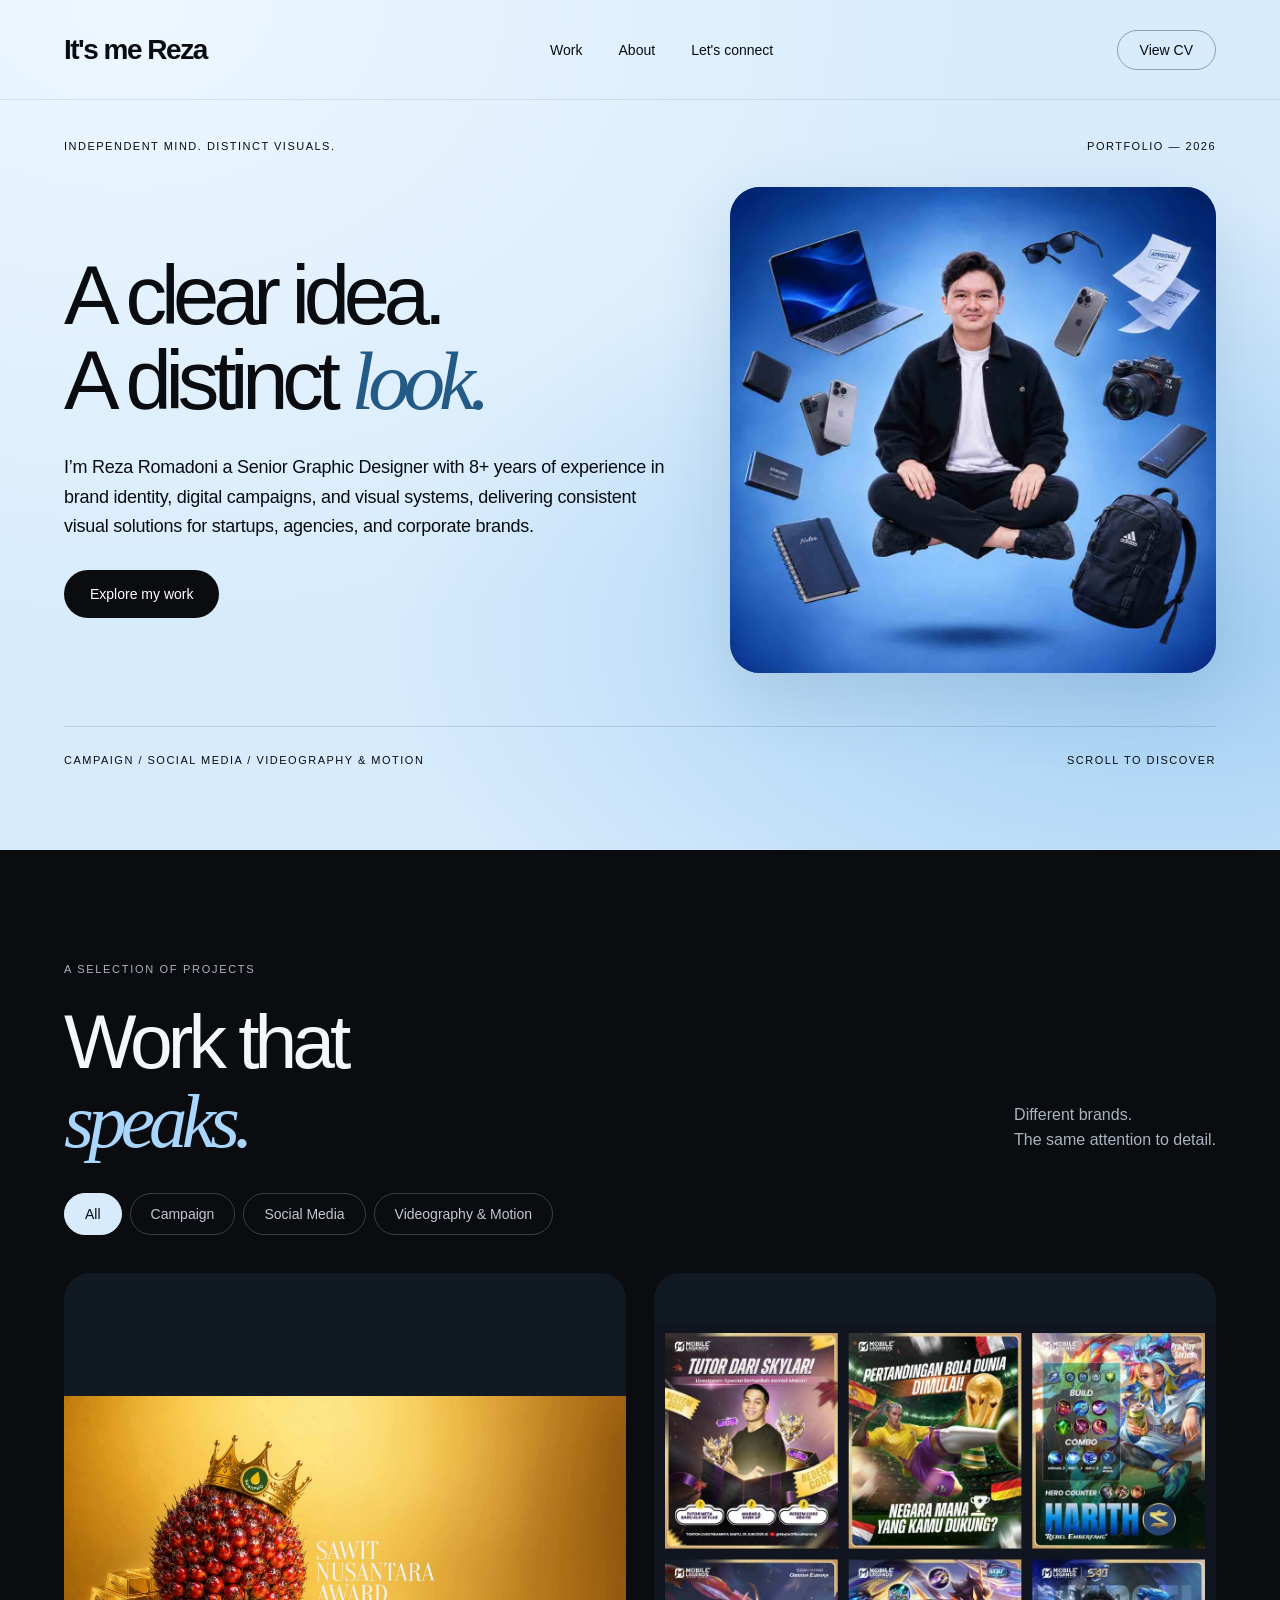
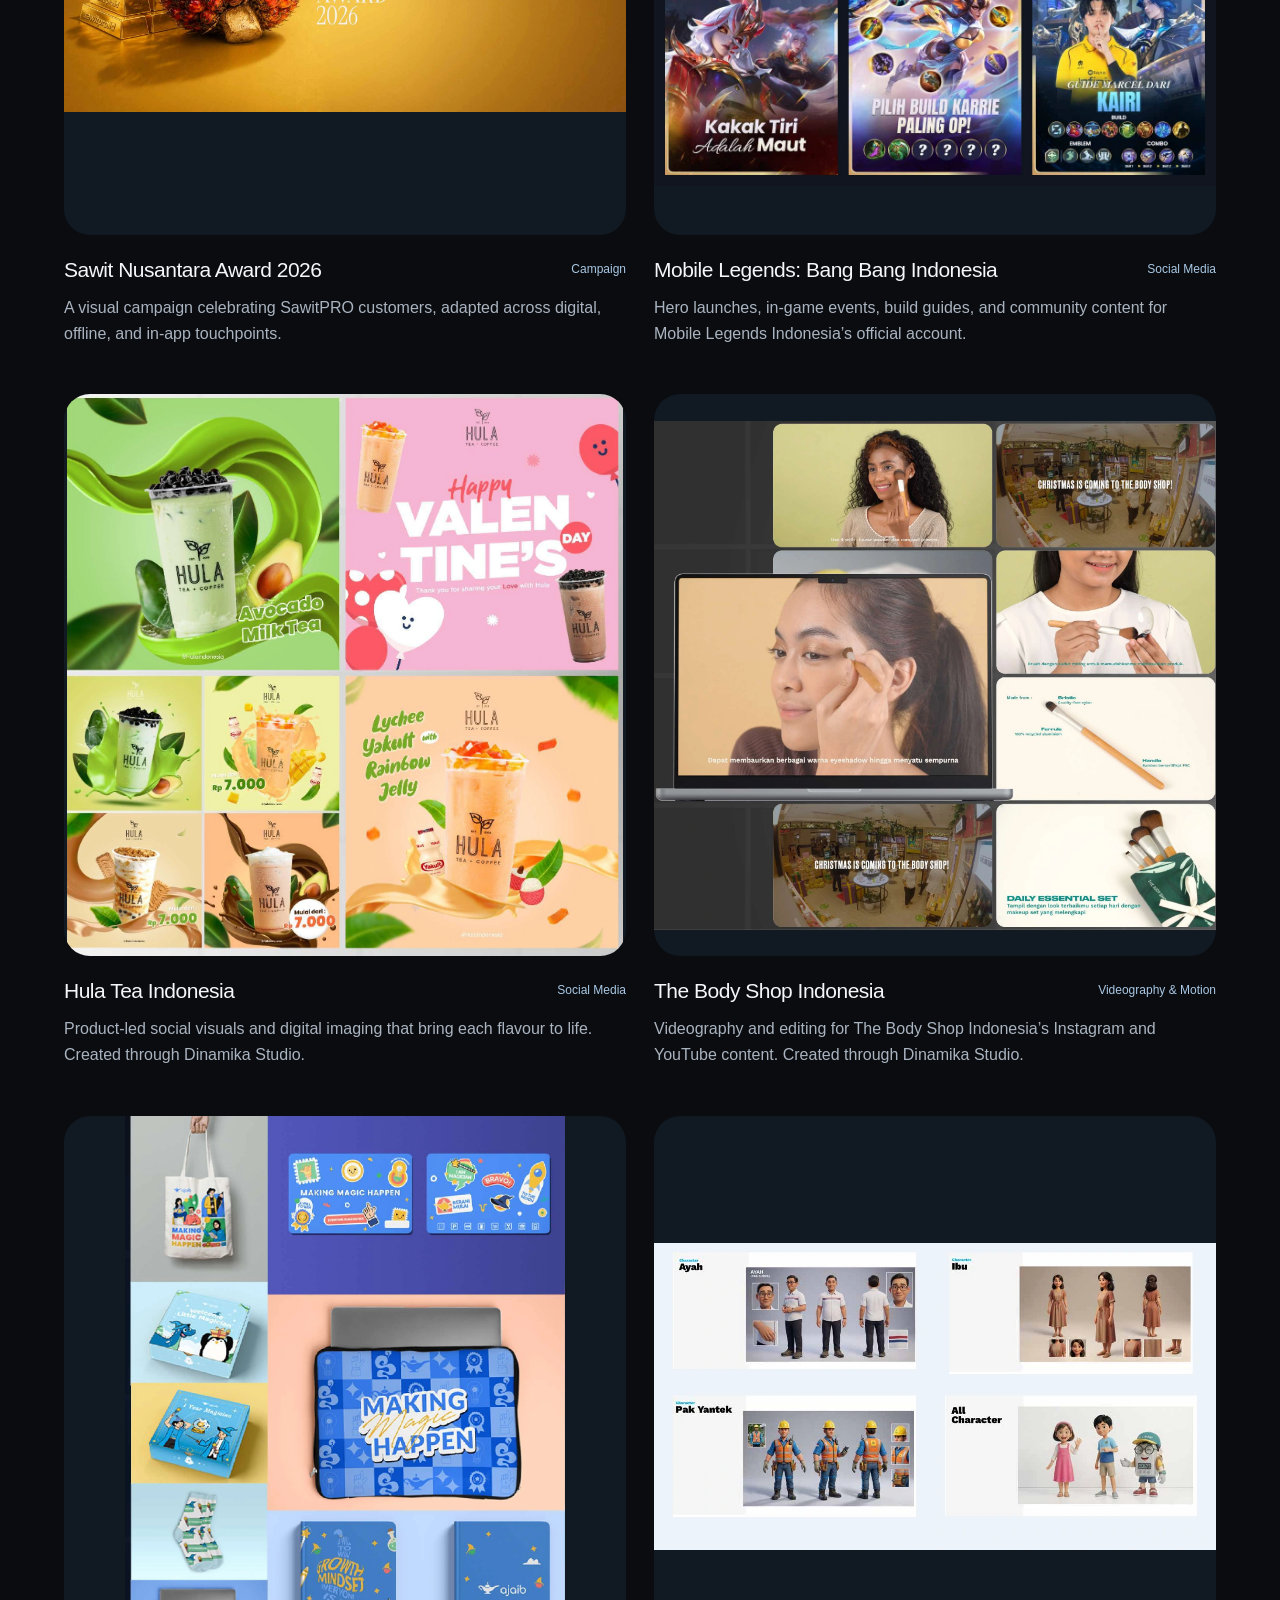
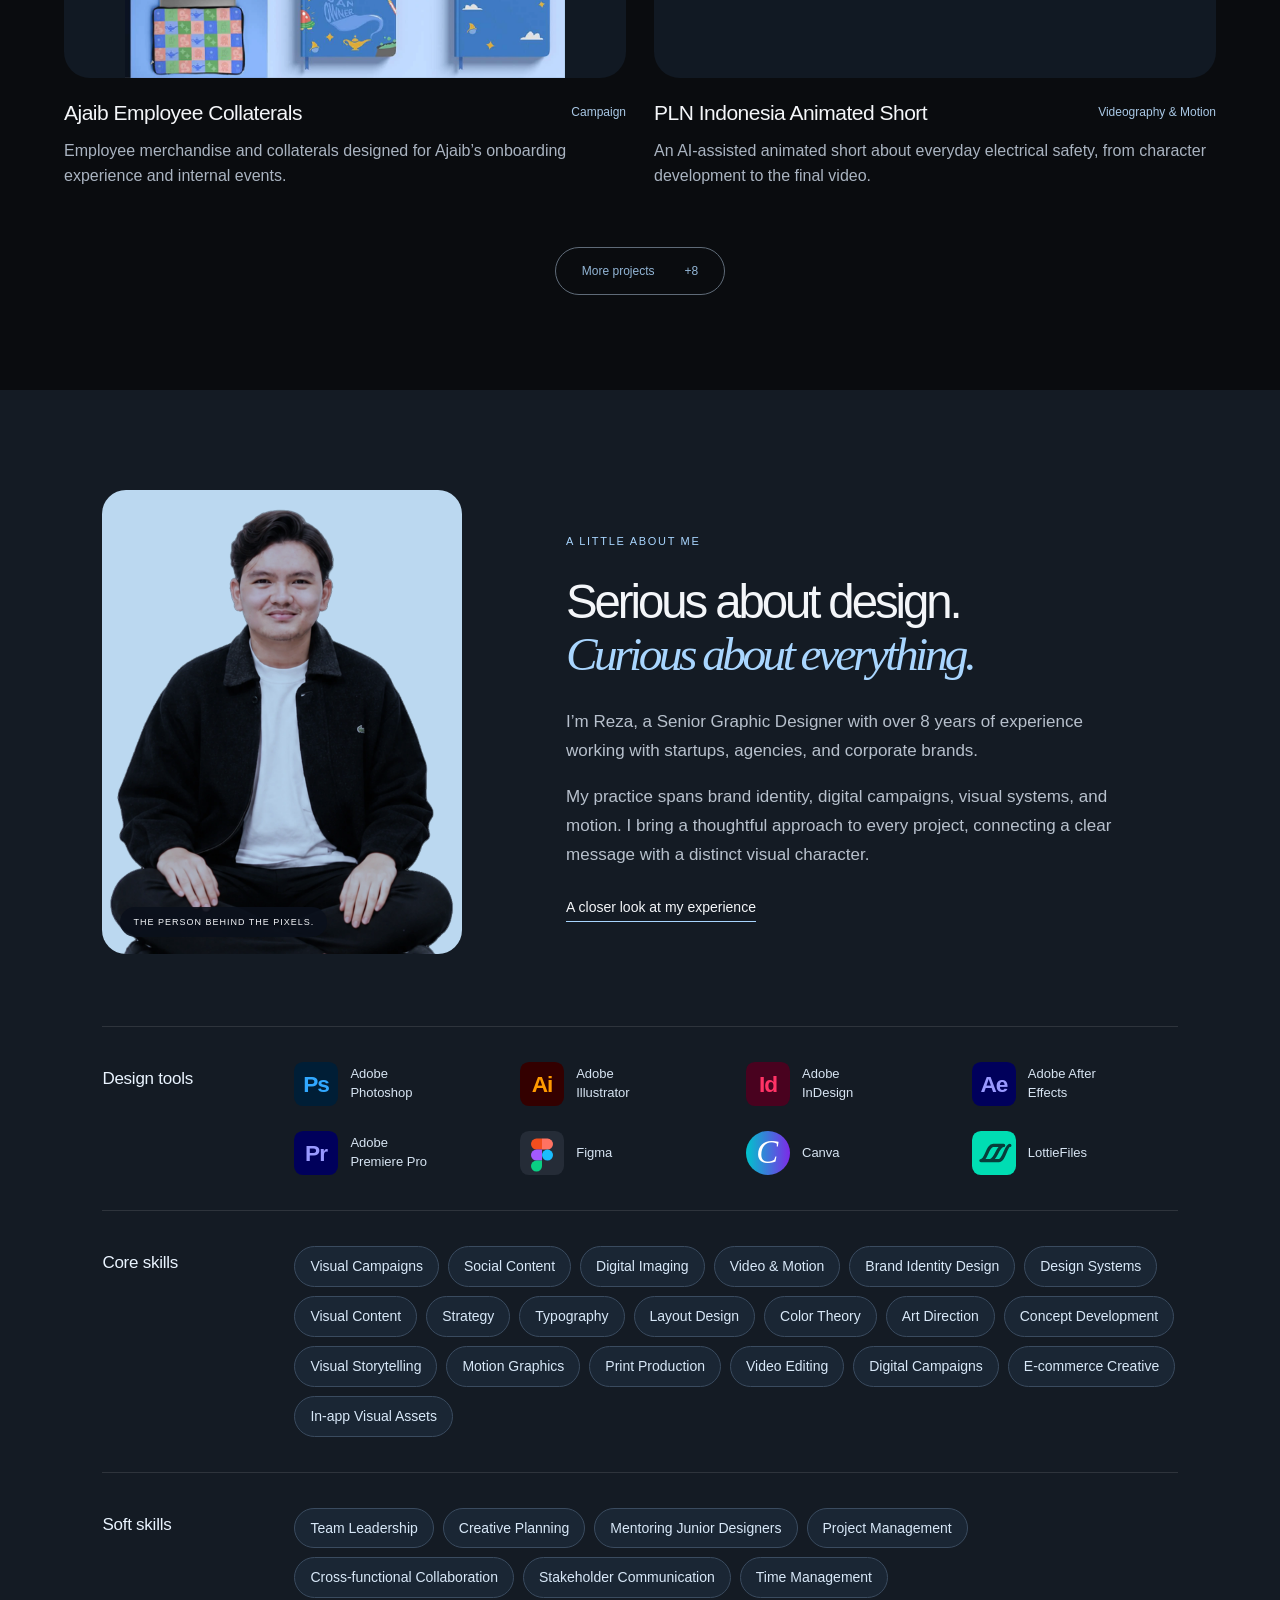
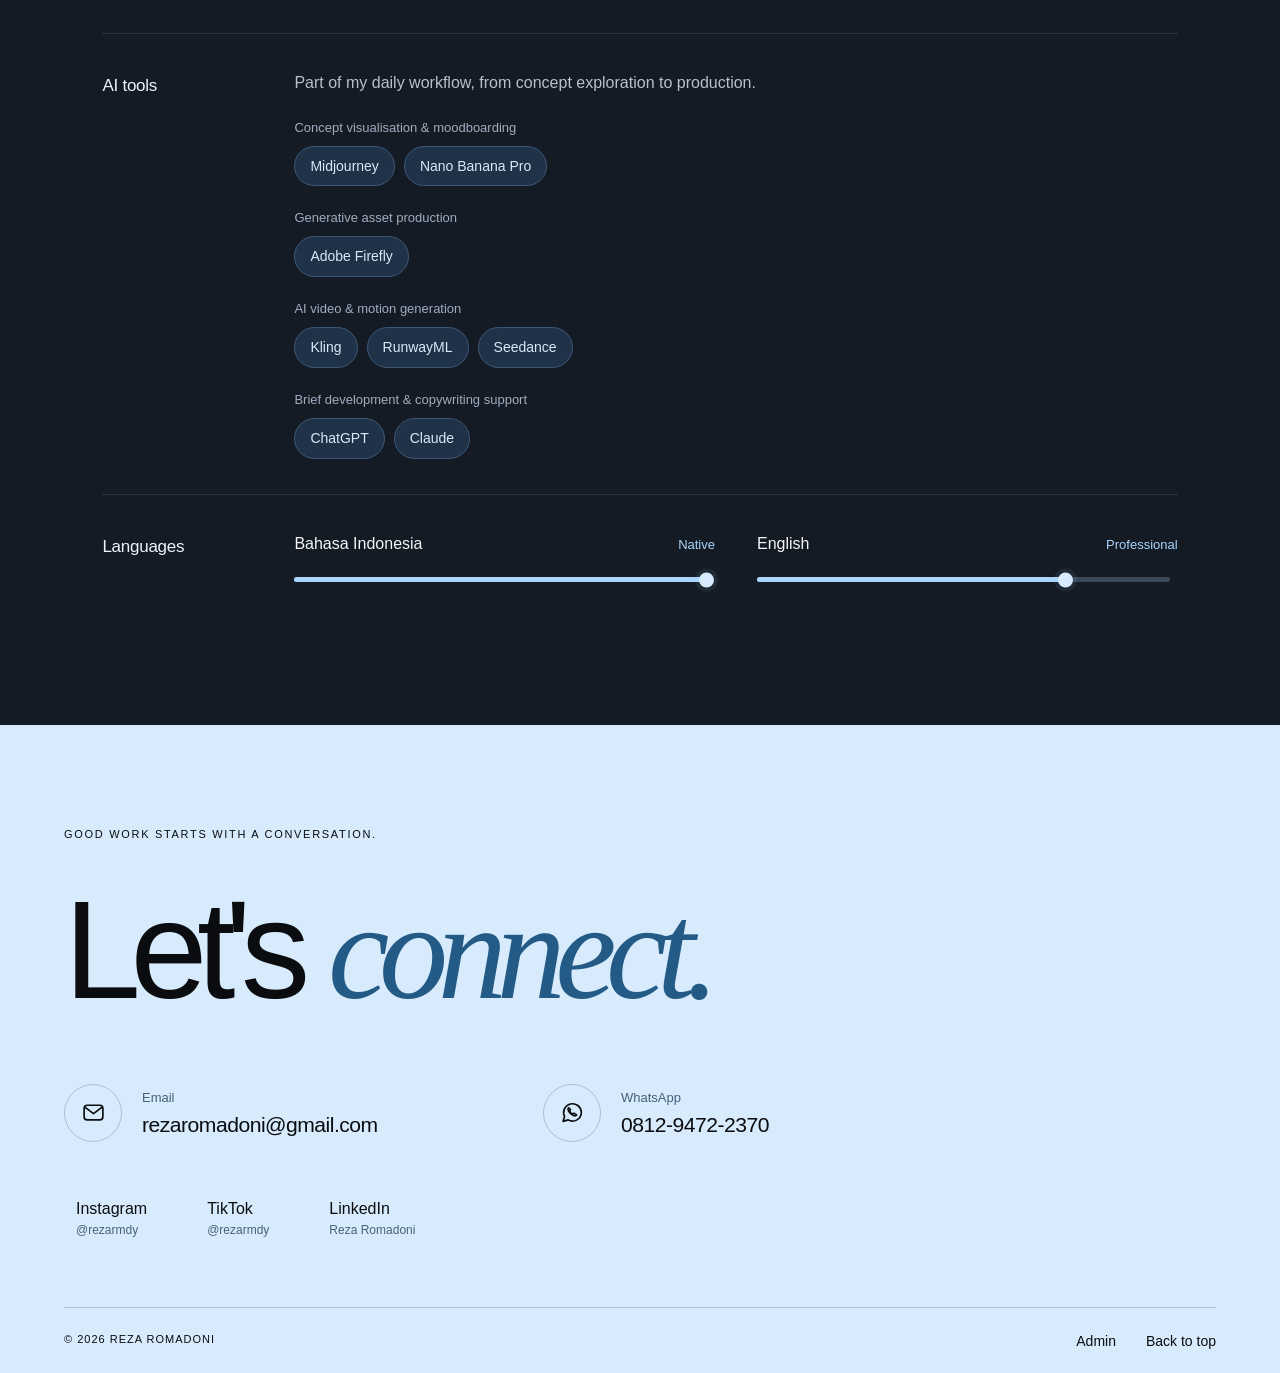
<file: index.html>
<!doctype html>
<html lang="en"><head><meta charset="UTF-8"><meta name="viewport" content="width=device-width,initial-scale=1"><meta name="theme-color" content="#d7ebfc"><meta name="description" content="Reza Romadoni. Senior Graphic Designer with 8+ years of experience in brand identity, digital campaigns, and visual systems."><title>Reza Romadoni — Design with character.</title><link rel="stylesheet" href="/style.css?v=3"></head><body>
<header class="nav"><a class="wordmark" href="#home" aria-label="Reza Romadoni home" data-bind="brand">It's me Reza</a><nav aria-label="Main navigation"><a href="#work" data-bind="navigation.work">Work</a><a href="#about" data-bind="navigation.about">About</a><a href="#contact" data-bind="navigation.contact">Let's connect</a></nav><a class="cv" data-cv href="/assets/Reza-Romadoni-CV.pdf" target="_blank" rel="noopener" data-bind="cv.label">View CV</a></header>
<main><section class="hero" id="home"><div class="hero-top"><span data-bind="hero.eyebrow">INDEPENDENT MIND. DISTINCT VISUALS.</span><span data-bind="hero.edition">PORTFOLIO — 2026</span></div><div class="hero-layout"><div class="hero-copy"><h1><span class="line"><span data-bind="hero.line1">A clear idea.</span></span><span class="line"><span><span data-bind="hero.line2">A distinct</span> <em data-bind="hero.accent">look.</em></span></span></h1><div class="intro"><p data-bind="hero.description">I’m Reza Romadoni a Senior Graphic Designer with 8+ years of experience in brand identity, digital campaigns, and visual systems, delivering consistent visual solutions for startups, agencies, and corporate brands.</p><a class="pill dark" href="#work" data-bind="hero.button">Explore my work</a></div></div><figure class="hero-photo"><img id="hero-photo" src="/assets/reza-fly-1k.webp" width="1080" height="1080" alt="Reza Romadoni surrounded by his creative tools" fetchpriority="high"></figure></div><div class="hero-foot"><span data-bind="hero.footerLeft">CAMPAIGN / SOCIAL MEDIA / VIDEOGRAPHY & MOTION</span><span data-bind="hero.footerRight">SCROLL TO DISCOVER</span></div></section>
<section class="work-section" id="work"><div class="section-heading"><div><p class="eyebrow" data-bind="work.eyebrow">A SELECTION OF PROJECTS</p><h2><span data-bind="work.line1">Work that</span><br><em data-bind="work.accent">speaks.</em></h2></div><div class="work-aside"><p data-bind="work.description">Different brands.&#10;The same attention to detail.</p></div></div><div class="filters" role="group" aria-label="Filter projects"><button class="active" data-filter="All" aria-pressed="true" data-bind="labels.all">All</button><button data-filter="Campaign" aria-pressed="false">Campaign</button><button data-filter="Social Media" aria-pressed="false">Social Media</button><button data-filter="Videography & Motion" aria-pressed="false">Videography & Motion</button></div><div class="project-grid" id="projects"><p class="content-status" role="status">Loading projects…</p></div><div class="more-wrap"><button class="pill outline" id="more" hidden><span data-bind="labels.more">More projects</span><span id="more-count"></span></button></div></section>
<section class="about" id="about"><div class="portrait"><img id="about-photo" src="/assets/reza-portrait-1k.webp" width="1080" height="1392" alt="Reza Romadoni" loading="lazy"><span data-bind="about.photoCaption">THE PERSON BEHIND THE PIXELS.</span></div><div class="about-copy"><p class="eyebrow" data-bind="about.eyebrow">A LITTLE ABOUT ME</p><h2><span data-bind="about.line1">Serious about design.</span><br><em data-bind="about.accent">Curious about everything.</em></h2><div id="about-paragraphs"><p>I’m Reza, a Senior Graphic Designer with over 8 years of experience working with startups, agencies, and corporate brands.</p></div><a class="text-link" data-cv href="/assets/Reza-Romadoni-CV.pdf" target="_blank" rel="noopener" data-bind="about.experienceLinkLabel">A closer look at my experience</a></div><div class="capabilities"><section class="capability-group" aria-labelledby="tools-title"><h3 id="tools-title" data-bind="labels.tools">Design tools</h3><div class="tools-grid" id="design-tools"></div></section><section class="capability-group" aria-labelledby="core-title"><h3 id="core-title" data-bind="labels.core">Core skills</h3><div class="skills" id="core-skills"></div></section><section class="capability-group" aria-labelledby="soft-title"><h3 id="soft-title" data-bind="labels.soft">Soft skills</h3><div class="skills" id="soft-skills"></div></section><section class="capability-group" aria-labelledby="ai-title"><h3 id="ai-title" data-bind="labels.ai">AI tools</h3><p class="group-intro" data-bind="aiIntro">Part of my daily workflow, from concept exploration to production.</p><div id="ai-tools"></div></section><section class="capability-group languages" aria-labelledby="languages-title"><h3 id="languages-title" data-bind="labels.languages">Languages</h3><div class="language-grid" id="languages"></div></section></div></section>
<footer id="contact"><p class="eyebrow" data-bind="contact.eyebrow">GOOD WORK STARTS WITH A CONVERSATION.</p><h2 class="contact-title"><span data-bind="contact.line1">Let's</span> <em data-bind="contact.accent">connect.</em></h2><div class="contact-grid"><a class="contact-item" id="email-link" href="mailto:rezaromadoni@gmail.com"><span class="contact-icon" data-icon="email"></span><span><span class="contact-label" data-bind="contact.emailLabel">Email</span><span class="contact-value" data-bind="contact.email">rezaromadoni@gmail.com</span></span></a><a class="contact-item" id="whatsapp-link" href="https://wa.me/6281294722370" target="_blank" rel="noopener noreferrer"><span class="contact-icon" data-icon="whatsapp"></span><span><span class="contact-label" data-bind="contact.whatsappLabel">WhatsApp</span><span class="contact-value" data-bind="contact.whatsappDisplay">0812-9472-2370</span></span></a></div><div class="social-links" id="social-links" aria-label="Social media"></div><div class="footer-bottom"><span data-bind="contact.copyright">© 2026 REZA ROMADONI</span><div class="footer-links"><a href="/admin/" data-bind="labels.admin">Admin</a><a href="#home" data-bind="labels.backToTop">Back to top</a></div></div></footer></main>
<dialog id="project-dialog" aria-labelledby="dialog-title"><button class="close" aria-label="Close project"><span data-bind="labels.close">Close</span><span>×</span></button><div class="dialog-intro"><p class="eyebrow" id="dialog-category"></p><h2 id="dialog-title"></h2><p id="dialog-description"></p><p id="dialog-role"></p></div><div id="dialog-gallery"></div></dialog><script src="/app.js?v=3" defer></script></body></html>
</file>
<file: style.css>
:root{--sky:#d7ebfc;--ink:#0a0c0f;--muted:#aab4c1}*{box-sizing:border-box}html{scroll-behavior:smooth;scroll-padding-top:55px}body{margin:0;background:var(--ink);color:#f4f6f9;font-family:Arial,Helvetica,sans-serif;-webkit-font-smoothing:antialiased}a{color:inherit;text-decoration:none}button{font:inherit;cursor:pointer;color:inherit}button,a{-webkit-tap-highlight-color:transparent}button:focus-visible,a:focus-visible{outline:3px solid #429bff;outline-offset:6px}em{font-family:Georgia,'Times New Roman',serif;font-weight:400;letter-spacing:-.075em}img{display:block;width:100%}[hidden]{display:none!important}
.nav{position:absolute;inset:0 0 auto;height:100px;z-index:5;color:var(--ink);display:flex;align-items:center;justify-content:space-between;padding:0 5%;border-bottom:1px solid #172b421c}.wordmark{font-size:42px;font-weight:800;letter-spacing:-4px}.wordmark span{font-size:20px;letter-spacing:0;margin-left:6px;color:#2b608c}.nav nav{display:flex;gap:36px;font-size:14px}.nav nav a{padding:12px 0}.cv{border:1px solid #0a0c0f55;border-radius:30px;padding:11px 22px;font-size:14px}
.hero{min-height:850px;position:relative;padding:140px 5% 0;color:var(--ink);overflow:hidden;background:radial-gradient(ellipse at 92% 75%,#a1cef3 0,transparent 48%),radial-gradient(ellipse at 10% 0,#edf7ff 0,transparent 55%),var(--sky)}.hero-top,.hero-foot{display:flex;justify-content:space-between;font-size:11px;letter-spacing:1.5px;gap:20px}.hero h1{font-size:clamp(76px,9.2vw,148px);font-weight:500;line-height:.98;letter-spacing:-.075em;margin:58px 0 37px}.hero h1 em{color:#245b86}.line{display:block;overflow:hidden;padding-bottom:.1em;margin-bottom:-.1em}.line>span{display:block;animation:reveal 1s cubic-bezier(.2,.7,.2,1) both}.line:nth-child(2)>span{animation-delay:.12s}.intro{max-width:800px}.intro p{font-size:20px;line-height:1.65;margin:0 0 28px;letter-spacing:-.25px}.pill{display:inline-flex;align-items:center;justify-content:center;padding:16px 26px;border-radius:40px;font-size:14px;transition:transform .25s,background .25s}.pill:hover{transform:translateY(-3px)}.dark{background:var(--ink);color:white}.hero-foot{padding:27px 0;margin-top:66px;border-top:1px solid #172b4225}.eyebrow{font-size:11px;letter-spacing:1.7px;font-weight:500;line-height:1.5}
.work-section{padding:100px 5% 95px}.section-heading{display:flex;justify-content:space-between;align-items:end;margin-bottom:32px}.section-heading .eyebrow{color:var(--muted);margin-bottom:24px}h2{font-size:clamp(44px,6vw,86px);font-weight:400;line-height:1.03;letter-spacing:-.065em;margin:0}h2 em{color:#a9d6ff}.work-aside p{font-size:16px;line-height:1.6;color:var(--muted);margin:0 0 8px}.filters{display:flex;flex-wrap:wrap;gap:8px;margin-bottom:38px}.filters button{border:1px solid #373f49;background:transparent;border-radius:30px;padding:12px 20px;font-size:14px;color:#c0c8d3;transition:.2s}.filters .active,.filters button:hover{background:#d7ebfc;color:#080b10;border-color:#d7ebfc}.project-grid{display:grid;grid-template-columns:repeat(2,minmax(0,1fr));gap:48px 28px}.project{display:block;border:0;text-align:left;background:transparent;padding:0;min-width:0}.project-media{overflow:hidden;border-radius:26px;background:#141922;aspect-ratio:1;position:relative;isolation:isolate}.project img{height:100%;object-fit:cover;transition:transform .65s cubic-bezier(.2,.7,.2,1)}.project[data-project="0"] img{object-position:36% center}.project:hover img{transform:scale(1.035)}.view-label{position:absolute;bottom:20px;right:20px;background:#ffffffed;color:#111;border-radius:30px;padding:12px 19px;font-size:14px;opacity:0;transform:translateY(10px);transition:.25s}.project:hover .view-label,.project:focus-visible .view-label{opacity:1;transform:none}.project-meta{display:flex;justify-content:space-between;gap:18px;align-items:start;padding-top:22px}.project h3{font-size:21px;line-height:1.25;letter-spacing:-.5px;font-weight:400;margin:0}.project .category{font-size:12px;line-height:1.4;color:#a9c8e5;white-space:nowrap;padding-top:4px}.project-caption{color:var(--muted);font-size:16px;line-height:1.6;max-width:570px;margin:12px 0 0}.more-wrap{text-align:center;margin-top:58px}.outline{border:1px solid #5f6b78;background:transparent;color:#d7ebfc;gap:30px}.outline span{color:#93b6d6;font-size:12px}
.about{background:#141b24;display:grid;grid-template-columns:.75fr 1.25fr;gap:72px 9%;padding:100px 8%;align-items:center}.portrait{position:relative;background:#bbd8f0;border-radius:24px;overflow:hidden;max-width:360px}.portrait img{mix-blend-mode:multiply;aspect-ratio:.85;object-fit:cover;object-position:50% 20%}.portrait>span{position:absolute;bottom:17px;left:18px;background:#0b111ce0;border-radius:20px;padding:10px 13px;font-size:9px;letter-spacing:1px}.about h2{font-size:clamp(34px,3.7vw,56px);margin:26px 0 28px;line-height:1.1}.about-copy>p:not(.eyebrow){font-size:17px;line-height:1.7;color:#b7c0cc;max-width:560px}.about .eyebrow{color:#a9d6ff}.text-link{display:inline-block;border-bottom:1px solid #a9d6ff;padding-bottom:6px;font-size:14px;margin-top:12px}.capabilities{grid-column:1/-1;min-width:0}.capability-group{border-top:1px solid #ffffff1c;padding:35px 0;display:grid;grid-template-columns:170px minmax(0,1fr);gap:10px 22px;align-items:start}.capability-group h3{font-size:17px;font-weight:400;letter-spacing:-.25px;margin:6px 0;color:#eaf4ff;line-height:1.3}.tools-grid{display:grid;grid-template-columns:repeat(4,minmax(0,1fr));gap:25px 20px}.tool{display:flex;align-items:center;gap:12px}.tool img{width:44px;height:44px;flex-shrink:0}.tool span{font-size:13px;line-height:1.45;color:#d7e4f2;max-width:90px}.skills{display:flex;flex-wrap:wrap;gap:9px}.skills span{border:1px solid #3a4b5f;background:#1a2634;border-radius:30px;color:#d8e8f8;padding:10px 15px;font-size:14px;line-height:1.35}.group-intro{grid-column:2;margin:0 0 13px;font-size:16px;color:#b7c0cc;line-height:1.7}#ai-tools{grid-column:2}.ai-row{margin-bottom:24px}.ai-row:last-child{margin-bottom:0}.ai-row>p{margin:0 0 11px;font-size:13px;color:#9fadc0}.ai-row .skills span{background:#203248;border-color:#3d5877}.language-grid{display:grid;grid-template-columns:1fr 1fr;gap:42px}.language-label{display:flex;justify-content:space-between;align-items:baseline;gap:12px;margin:5px 0 24px;font-size:16px}.language-label>span:last-child{font-size:13px;color:#a9d6ff}.language-bar{height:5px;border-radius:12px;background:#3b485a;position:relative;margin:0 8px 8px 0}.language-fill{position:relative;height:100%;width:var(--level);border-radius:12px;background:#a9d6ff}.language-fill:after{content:"";position:absolute;right:-7px;top:50%;transform:translateY(-50%);width:15px;height:15px;background:#d7ebfc;border-radius:50%;box-shadow:0 0 0 4px #a9d6ff14}
footer{padding:90px 5% 24px;background:var(--sky);color:var(--ink)}footer>.eyebrow{margin-bottom:35px}.contact-title{font-size:clamp(60px,10.8vw,170px);letter-spacing:-.075em;line-height:1.05;display:block;margin:0 0 60px}.contact-title em{color:#245b86}.contact-grid{display:grid;grid-template-columns:1fr 1fr;gap:28px;max-width:930px}.contact-item{display:flex;gap:20px;align-items:center;min-width:0}.contact-icon{display:grid;place-items:center;border:1px solid #23466240;width:58px;height:58px;flex-shrink:0;border-radius:50%;transition:background .25s,transform .25s}.contact-item:hover .contact-icon{background:#b9daf6;transform:rotate(-8deg)}[data-icon] svg{display:block;width:25px;height:25px}.contact-label{display:block;font-size:13px;line-height:1.5;color:#47617a;margin-bottom:5px}.contact-value{display:block;font-size:clamp(16px,1.65vw,24px);letter-spacing:-.5px;overflow-wrap:anywhere}.social-links{display:flex;flex-wrap:wrap;gap:20px 48px;margin-top:48px}.social-links a{display:flex;align-items:center;gap:12px;padding:10px 0}.social-links a>span:last-child{font-size:16px}.social-links small{display:block;font-size:12px;color:#47617a;margin-top:5px}.social-links a:hover>span:last-child{text-decoration:underline;text-underline-offset:5px}.footer-bottom{border-top:1px solid #172b4235;margin-top:60px;padding-top:25px;display:flex;justify-content:space-between;gap:20px;font-size:14px}.footer-bottom span{font-size:11px;letter-spacing:1px}
dialog{border:0;background:#10161f;color:white;padding:0;width:min(1100px,94vw);max-height:93vh;border-radius:22px}dialog::backdrop{background:#030a12b8;backdrop-filter:blur(10px)}.close{position:sticky;top:18px;float:right;margin:18px 22px 0;background:#d7ebfc;color:#111;border:0;border-radius:30px;padding:11px 18px;z-index:4;font-size:14px;display:flex;gap:22px;align-items:center}.close span{font-size:22px;line-height:16px}.dialog-intro{padding:65px 6% 35px}.dialog-intro .eyebrow{color:#a9d6ff}.dialog-intro h2{font-size:clamp(32px,4vw,57px);margin:20px 0}.dialog-intro>p:not(.eyebrow){font-size:17px;line-height:1.65;max-width:660px;color:#c4d0de}#dialog-role{font-size:14px!important;color:#9bacc2!important}#dialog-gallery{padding:0 3% 3%}#dialog-gallery img{border-radius:15px;margin-bottom:18px}.reveal{animation:none}@keyframes reveal{from{transform:translateY(110%)}to{transform:translateY(0)}}@keyframes fadeIn{from{opacity:0;transform:translateY(18px)}to{opacity:1;transform:translateY(0)}}
@media(min-width:1600px){.hero{min-height:940px;padding-top:155px}.intro{max-width:860px}.intro p{font-size:22px}.hero-foot{margin-top:82px}.tools-grid{grid-template-columns:repeat(8,minmax(0,1fr))}.tool{flex-direction:column;align-items:start}}
@media(max-width:1050px){.tools-grid{grid-template-columns:repeat(4,minmax(0,1fr))}.tool{flex-direction:column;align-items:start;gap:10px}.project-meta{display:block}.project .category{display:block;margin-top:8px}.capability-group{grid-template-columns:135px minmax(0,1fr)}.about{column-gap:6%;padding-left:6%;padding-right:6%}.language-grid{gap:28px}}
@media(max-width:800px){.nav{height:82px}.wordmark{font-size:35px}.nav nav{gap:20px}.cv{padding:10px 16px}.hero{padding-top:116px;min-height:0}.hero-top{font-size:10px;letter-spacing:1px}.hero h1{font-size:clamp(60px,11.8vw,90px);margin:52px 0 35px}.intro p{font-size:18px;max-width:620px}.hero-foot{font-size:10px;padding-top:22px;margin-top:55px}.work-section{padding-top:65px}.section-heading{margin-bottom:28px}.work-aside p{font-size:14px}.project-grid{gap:36px 20px}.project h3{font-size:20px}.project-caption{font-size:16px}.project-media{border-radius:22px}.about{padding:65px 6%;gap:48px 6%;grid-template-columns:.7fr 1.3fr}.about h2{font-size:34px}.about-copy>p:not(.eyebrow){font-size:16px}.portrait>span{display:none}.portrait{border-radius:20px}.capability-group{grid-template-columns:1fr;gap:22px}.capability-group h3{font-size:19px}.group-intro,#ai-tools{grid-column:1}.group-intro{margin-top:-12px;margin-bottom:0}.tool{flex-direction:row}.tools-grid{gap:25px 18px}.tool span{font-size:13px}.language-grid{gap:36px}.social-links{gap:24px 40px}.contact-grid{gap:30px}.contact-icon{width:48px;height:48px}.contact-item{gap:13px}.footer-bottom{flex-wrap:wrap}.dialog-intro{padding-top:72px}}
@media(max-width:540px){.nav{padding-left:6%;padding-right:6%}.nav nav{gap:18px;font-size:14px}.nav nav a:last-child{display:none}.cv{font-size:13px;padding:9px 13px}.hero{padding:110px 6% 0}.hero h1{font-size:13vw;margin-top:48px}.hero-top span{font-size:8px}.intro p{font-size:17px;line-height:1.7;margin-bottom:26px}.hero-foot{font-size:8px;letter-spacing:1px;margin-top:48px;padding-bottom:23px}.hero-foot span:first-child{max-width:190px;line-height:1.7}.hero-foot span:last-child{text-align:right;line-height:1.7}.work-section{padding:62px 6%}.section-heading{display:block}.section-heading h2{font-size:56px}.work-aside{display:none}.filters{gap:8px;margin:30px 0}.filters button{padding:11px 15px;font-size:13px}.project-grid{grid-template-columns:1fr;row-gap:37px}.project-media{border-radius:24px}.project-meta{display:flex;gap:15px}.project h3{font-size:20px}.project .category{font-size:11px;margin-top:0;max-width:120px;white-space:normal;text-align:right}.project-caption{font-size:16px}.about{grid-template-columns:1fr;gap:32px}.portrait{width:68%;max-width:260px}.about h2{font-size:40px}.about-copy>p:not(.eyebrow){font-size:17px}.capabilities{margin-top:15px}.capability-group{padding:30px 0}.tools-grid{grid-template-columns:repeat(4,minmax(0,1fr));gap:24px 12px}.tool{flex-direction:column;gap:10px}.tool img{width:42px;height:42px}.tool span{font-size:12px;max-width:78px}.skills{gap:8px}.skills span{font-size:14px;padding:9px 13px}.language-grid{grid-template-columns:1fr;gap:30px}.language-label{font-size:16px}.contact-title{font-size:16vw;margin-bottom:40px}footer{padding:60px 6% 24px}footer>.eyebrow{font-size:10px;margin-bottom:28px}.contact-grid{grid-template-columns:1fr;gap:26px}.contact-value{font-size:20px}.social-links{margin-top:35px;display:grid;grid-template-columns:1fr 1fr;gap:22px}.social-links a{gap:10px}.social-links a>span:last-child{font-size:15px}.social-links small{font-size:12px}.footer-bottom{margin-top:40px}.footer-bottom span{font-size:9px;align-self:center}.footer-bottom a{font-size:13px}}
@media(prefers-reduced-motion:reduce){html{scroll-behavior:auto}*,*:before,*:after{animation:none!important;transition:none!important}.line>span{transform:none}}
/* Full artwork is always contained; the project detail keeps each original ratio. */
.wordmark{font-size:28px;letter-spacing:-1.5px;font-weight:700}.hero{min-height:850px}.hero-layout{display:grid;grid-template-columns:minmax(0,1.25fr) minmax(0,1fr);align-items:center;gap:5%;margin-top:35px}.hero h1{font-size:clamp(62px,6.5vw,108px);margin:12px 0 29px;line-height:1.02}.hero .intro p{font-size:18px;max-width:650px}.hero-photo{margin:0;border-radius:30px;overflow:hidden;box-shadow:0 25px 70px #254f7526;background:#285aa3}.hero-photo img{width:100%;height:auto;aspect-ratio:1;object-fit:contain}.hero-foot{margin-top:53px}.work-aside p{white-space:pre-line}.project img{object-fit:contain!important;object-position:center!important;width:100%;height:100%}.project:hover img{transform:none}.project-media{background:#111923}.about-paragraphs p,#about-paragraphs p{font-size:17px;line-height:1.7;color:#b7c0cc;max-width:560px}.portrait img{height:auto;aspect-ratio:auto;object-fit:contain}.footer-links{display:flex;gap:30px}dialog{width:min(1280px,96vw)}#dialog-gallery{padding:0 3% 3%;display:flex;flex-direction:column;gap:24px}.gallery-figure{margin:0}.gallery-figure>a{display:block;border-radius:14px;overflow:hidden;background:#10161f}#dialog-gallery img{display:block;width:100%;height:auto;max-height:none;aspect-ratio:auto;object-fit:contain;border-radius:0;margin:0}.gallery-figure figcaption{font-size:15px;line-height:1.6;color:#b7c0cc;padding:15px 2px}.content-status{font-size:16px;color:#c3d5e8}.contact-icon>span{display:contents}
@media(min-width:1600px){.hero-layout{margin-top:45px}.hero .intro p{font-size:20px}.hero h1{font-size:112px}.hero{min-height:940px}}
@media(max-width:1050px){.hero-layout{grid-template-columns:minmax(0,1.15fr) minmax(0,1fr);gap:4%}.hero h1{font-size:6.6vw}.hero .intro p{font-size:17px}.hero{min-height:0}.hero-photo{border-radius:24px}.hero-foot{margin-top:45px}.nav nav{gap:22px}.wordmark{font-size:25px}}
@media(max-width:700px){.hero-layout{grid-template-columns:1fr;margin-top:38px;gap:30px}.hero h1{font-size:12.5vw;margin:0 0 25px}.hero-photo{max-width:540px;justify-self:center;width:100%;border-radius:24px}.hero .intro p{font-size:17px}.hero-foot{margin-top:38px}.wordmark{font-size:23px}.nav nav{gap:18px}.nav nav a:last-child{display:none}.footer-links{gap:22px}.dialog-intro{padding:65px 6% 26px}#dialog-gallery{gap:16px}}
@media(max-width:390px){.wordmark{font-size:21px}.nav nav{gap:13px}.nav nav a{font-size:13px}.cv{padding:9px 11px}}

/* Restrained motion: content enters once, artwork always keeps its complete frame. */
.line>span{animation:none}
.hero-photo{will-change:auto}
.motion-ready .line>span{animation:headline-arrive 1000ms cubic-bezier(.16,1,.3,1) both}
.motion-ready .line:nth-child(2)>span{animation-delay:140ms}
.motion-ready .hero .intro{animation:content-arrive 850ms cubic-bezier(.16,1,.3,1) 280ms both}
.motion-ready .hero-photo img{animation:photo-arrive 1200ms ease 160ms both}
.motion-ready .hero-photo{animation:hero-float 7s ease-in-out 1400ms infinite;animation-play-state:paused}
.motion-ready.hero-in-view:not(.motion-paused) .hero-photo{animation-play-state:running}
.motion-reveal{opacity:0;transform:translateY(28px);transition:opacity 800ms cubic-bezier(.16,1,.3,1),transform 800ms cubic-bezier(.16,1,.3,1);transition-delay:var(--reveal-delay,0ms)}
.motion-reveal.is-visible{opacity:1;transform:none}
.motion-reveal:focus-within{opacity:1;transform:none;transition-delay:0ms}
.project-media{transition:transform 450ms cubic-bezier(.2,.7,.2,1),box-shadow 450ms ease;box-shadow:0 0 0 1px #a9d6ff00}
.project .view-label{transition:opacity 300ms ease,transform 400ms cubic-bezier(.16,1,.3,1)}
.project h3{transition:color 300ms ease}
.project:focus-visible .project-media{box-shadow:0 0 0 1px #a9d6ff70,0 20px 45px #00000035}
@media(hover:hover) and (pointer:fine){
  .project:hover .project-media{transform:translateY(-6px);box-shadow:0 0 0 1px #a9d6ff55,0 22px 48px #00000045}
  .project:hover h3{color:#b8dcff}
  .hero .pill:hover{background:#23486b;transform:translateY(-3px)}
}
@media(hover:none){.project .view-label{opacity:1;transform:none;padding:9px 14px;font-size:12px}}
@keyframes headline-arrive{from{opacity:0;transform:translateY(105%)}to{opacity:1;transform:none}}
@keyframes content-arrive{from{opacity:0;transform:translateY(16px)}to{opacity:1;transform:none}}
@keyframes photo-arrive{from{opacity:.25}to{opacity:1}}
@keyframes hero-float{0%,100%{transform:translateY(0) rotate(0)}50%{transform:translateY(-12px) rotate(.35deg)}}
@media(max-width:700px){
  .motion-reveal{transform:translateY(18px)}
  .motion-ready .hero-photo{animation-name:hero-float-mobile;animation-duration:8s}
}
@keyframes hero-float-mobile{0%,100%{transform:translateY(0)}50%{transform:translateY(-7px)}}
@media(prefers-reduced-motion:reduce){
  .motion-reveal,.motion-ready .line>span,.motion-ready .hero .intro,.motion-ready .hero-photo,.motion-ready .hero-photo img{opacity:1;transform:none;animation:none!important;transition:none!important}
  .project:hover .project-media,.pill:hover{transform:none}
}
</file>
